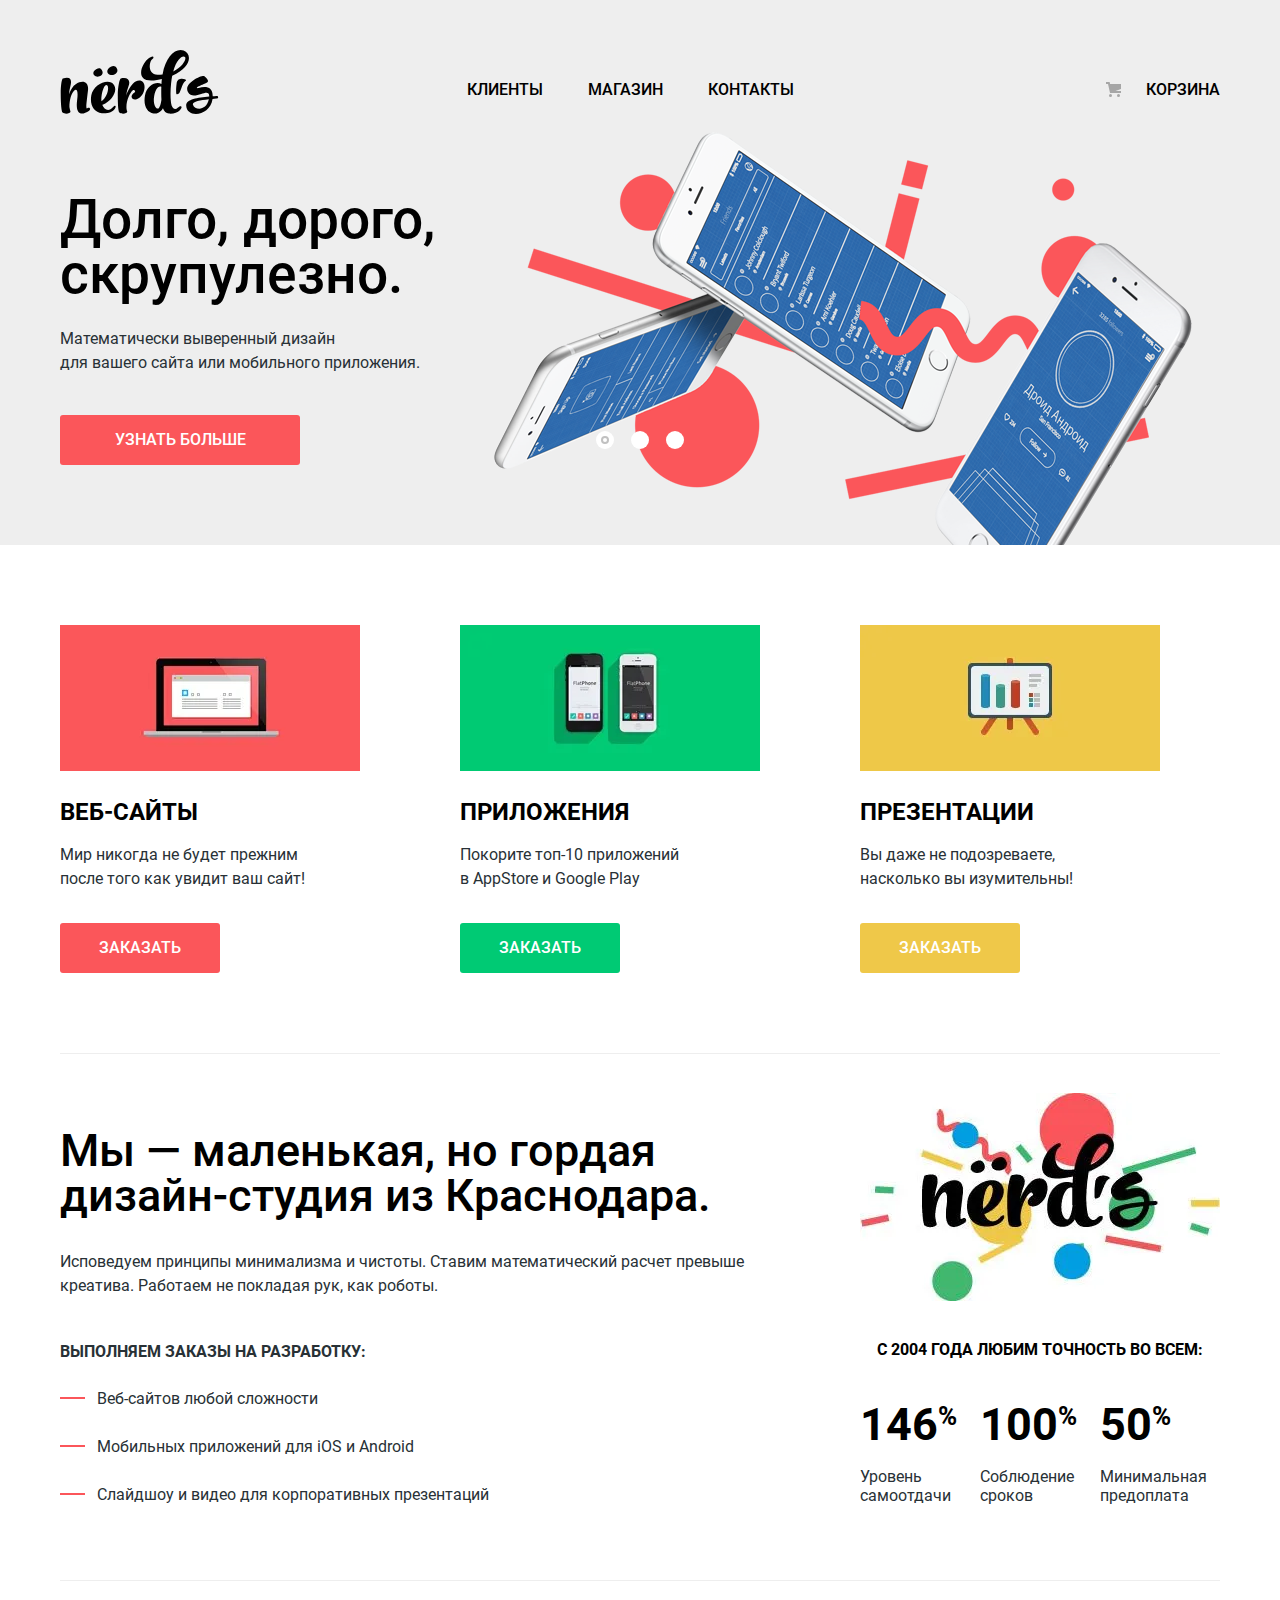
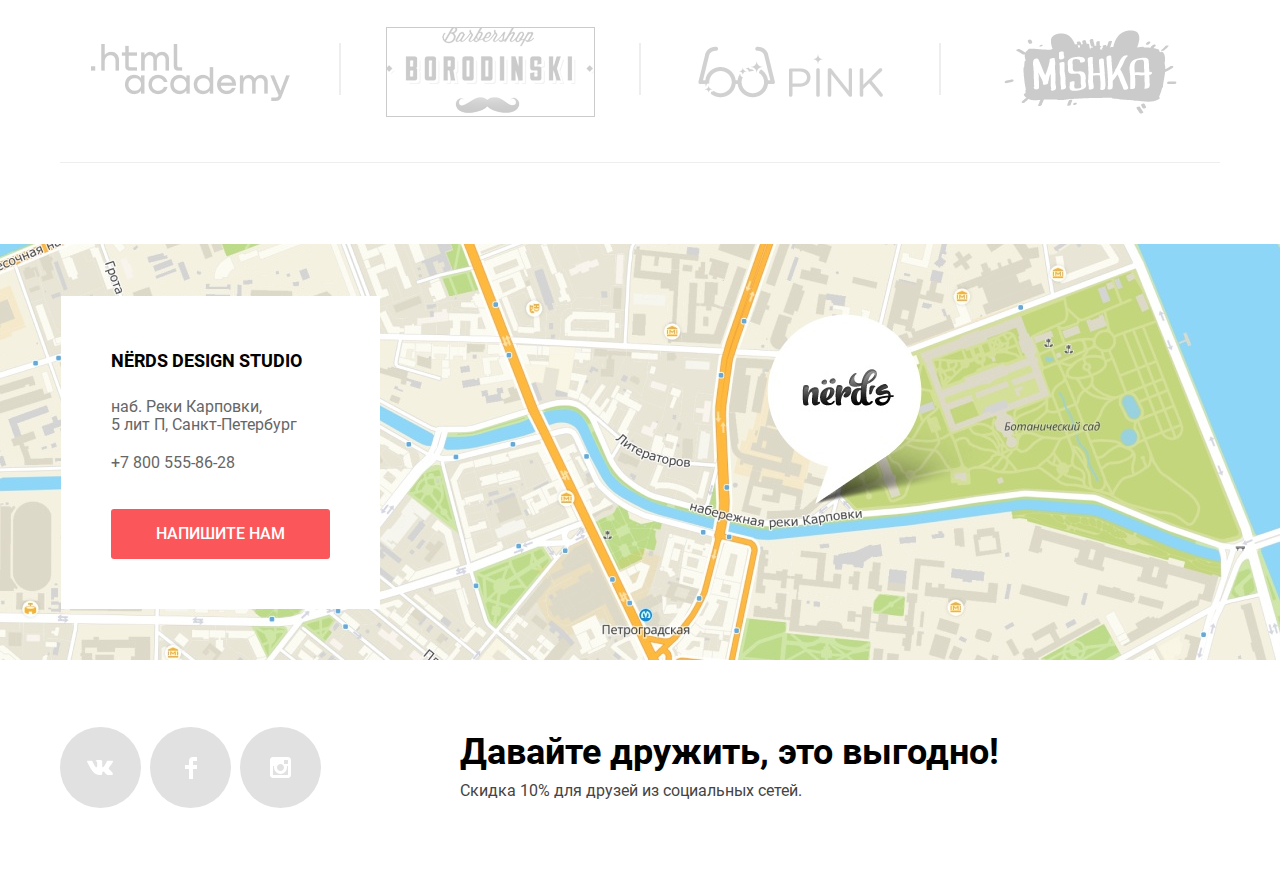
<file: index.html>
<!DOCTYPE html>
<html lang="ru">
  <head>
    <meta charset="utf-8">
    <meta name="viewport" content="width=device-width, initial-scale=1.0">
    <title>Нердс Дизайн студия</title>
    <link rel="stylesheet" href="css/normalize.css">
    <link rel="stylesheet" href="css/style.min.css">
    <link rel="icon" href="favicon.ico">
    <link rel="icon" href="images/favicon/favicon.svg" type="image/svg+xml">
    <link rel="apple-touch-icon" href="images/favicon/180.png">
    <link rel="manifest" href="nerds.webmanifest">
  </head>
  <body>
    <header class="page-header">
      <div class="wrapper">
        <nav class="page-header__nav main-nav">
          <a class="page-header__logo-link">
            <img class="page-header__logo-img" src="images/nerds-logo.svg" width="159" height="65" alt="Nerds">
          </a>
          <ul class="main-nav__list">
            <ui></ui>
            <!-- <li class="main-nav__item">
              <a class="main-nav__link current-nav">Студия</a>
            </li> -->
            <li class="main-nav__item">
              <a class="main-nav__link" href="blank.html">Клиенты</a>
            </li>
            <li class="main-nav__item">
              <a class="main-nav__link" href="catalog.html">Магазин</a>
            </li>
            <li class="main-nav__item">
              <a class="main-nav__link" href="blank.html">Контакты</a>
            </li>
          </ul>

          <ul class="user-nav__list">
            <li class="user-nav__item">
              <a class="user-nav__link" href="blank.html">Корзина</a>
            </li>
          </ul>
        </nav>
      </div>
    </header>

    <main class="page-main">
      <h1 class="page-main__header visually-hidden">Дизайн-студия зи Краснодара</h1>
      <section class="intro">
        <div class="wrapper">
          <h2 class="intro__header visually-hidden">Слайдер</h2>
          <div class="intro__wrapper slider">
            <div class="intro__list slider__list">
              <div class="intro__item slider__item slider__item--current">
                <div class="intro__item-wrapper">
                  <p class="intro__title header-color">Долго, дорого,<br> скрупулезно.</p>
                  <p class="intro__text">Математически выверенный дизайн<br> для вашего сайта или мобильного приложения.</p>
                  <a class="intro__link button" href="blank.html">Узнать больше</a>
                </div>
                <figure class="intro__image">
                  <img class="intro__img" src="images/slide-one@1x.png" width="760" height="431" alt="">
                </figure>
              </div>
              <div class="intro__item slider__item">
                <div class="intro__item-wrapper">
                  <p class="intro__title header-color">Любим математику<br> как никто другой</p>
                  <p class="intro__text">Никакого креатива, только математические формулы<br> для расчета идеальных пропорций.</p>
                  <a class="intro__link button" href="blank.html">Узнать больше</a>
                </div>
                <figure class="intro__image">
                  <img class="intro__img" src="images/slide-two@1x.png" width="760" height="431" alt="">
                </figure>
              </div>
              <div class="intro__item slider__item">
                <div class="intro__item-wrapper">
                  <p class="intro__title header-color">Только ночь,<br> только хардкор.</p>
                  <p class="intro__text">Работать днем, как все? Мы против этого.<br> Ближе к полуночи работа только начинается.</p>
                  <a class="intro__link button" href="blank.html">Узнать больше</a>
                </div>
                <figure class="intro__image">
                  <img class="intro__img" src="images/slide-three@1x.png" width="760" height="431" alt="">
                </figure>
              </div>
            </div>
            <div class="intro__toggles slider__toggles">
              <button class="intro__toggle intro__toggle--current slider__toggle" type="button">
                <span class="visually-hidden">Первый слайд</span>
              </button>
              <button class="intro__toggle slider__toggle" type="button">
                <span class="visually-hidden">Второй слайд</span>
              </button>
              <button class="intro__toggle slider__toggle" type="button">
                <span class="visually-hidden">Третий слайд</span>
              </button>
            </div>
          </div>
        </div>
      </section>
      <div class="wrapper">
        <section class="services">
          <h2 class="services__header visually-hidden">Блок с услугами</h2>
          <ul class="services__list">
            <li class="services__item services__item--mdfElemOne">
              <h3 class="services__title header-color">Веб-сайты</h3>
              <p class="services__text">Мир никогда не будет прежним<br> после того как увидит ваш сайт!</p>
              <button class="services__link button" type="button">Заказать</button>
            </li>
            <li class="services__item services__item--mdfElemTwo">
              <h3 class="services__title header-color">Приложения</h3>
              <p class="services__text">Покорите топ-10 приложений<br> в&#160;AppStore и Google Play</p>
              <button class="services__link services__link--mdfElmTwo button" type="button">Заказать</button>
            </li>
            <li class="services__item services__item--mdfElemThree">
              <h3 class="services__title header-color">Презентации</h3>
              <p class="services__text">Вы даже не подозреваете,<br> насколько вы изумительны!</p>
              <button class="services__link services__link--mdfElmThree button" type="button">Заказать</button>
            </li>
          </ul>
        </section>

        <div class="index-columns">
          <section class="about">
            <h2 class="about__header visually-hidden">Блок о нас</h2>
            <p class="about__title header-color">Мы — маленькая, но гордая дизайн-студия из Краснодара.</p>
            <p class="about__text">Исповедуем принципы минимализма и чистоты. Ставим математический расчет превыше креатива. Работаем не покладая рук, как роботы.</p>
            <p class="about__text about__text--title"><b>Выполняем заказы на разработку:</b></p>
            <ul class="about__list">
              <li class="about__item">
                <p class="about__item-text">Веб-сайтов любой сложности</p>
              </li>
              <li class="about__item">
                <p class="about__item-text">Мобильных приложений для iOS и Android</p>
              </li>
              <li class="about__item">
                <p class="about__item-text">Слайдшоу и видео для корпоративных презентаций</p>
              </li>
            </ul>
          </section>

          <section class="advantages">
            <h2 class="advantages__header visually-hidden">Блок с преимуществами</h2>
            <p class="advantages__slogan header-color"><b>с 2004 года Любим точность во всем:</b></p>
            <dl class="advantages__list">
              <div class="advantages__item">
                <dt class="advantages__title">Уровень<br> самоотдачи</dt>
                <dd class="advantages__numbers">146<sup>%</sup></dd>
              </div>
              <div class="advantages__item">
                <dt class="advantages__title">Соблюдение<br> сроков</dt>
                <dd class="advantages__numbers">100<sup>%</sup></dd>
              </div>
              <div class="advantages__item">
                <dt class="advantages__title">Минимальная<br> предоплата</dt>
                <dd class="advantages__numbers">50<sup>%</sup></dd>
              </div>
            </dl>
          </section>
        </div>

        <section class="customers">
          <h2 class="customers__header visually-hidden">Блок с клиентами</h2>
          <ul class="customers__list">
            <li class="customers__item customers__item--mdfElem">
              <a class="customers__link" href="blank.html">
                <img src="images/htmlacademy@1x.png" width="199" height="57" alt="Логотип онлайн-курсов htmlacademy">
              </a>
            </li>
            <li class="customers__item customers__item--mdfElem">
              <a class="customers__link" href="blank.html">
                <img src="images/borodinski@1x.png" width="209" height="90" alt="Логотип салона красоты barbershop borodinski">
              </a>
            </li>
            <li class="customers__item customers__item--mdfElem">
              <a class="customers__link" href="blank.html">
                <img src="images/pink@1x.png" width="185" height="52" alt="Логотип лендинга pink">
              </a>
            </li>
            <li class="customers__item">
              <a class="customers__link" href="blank.html">
                <img src="images/mishka@1x.png" width="173" height="84" alt="Логотип интернет-магазин игрушек mishka">
              </a>
            </li>
          </ul>
        </section>
      </div>
    </main>

    <footer class="page-footer">
      <section class="contacts">
        <h2 class="contacts__header visually-hidden">Мы ждем вас</h2>
        <div class="contacts__wrapper">
          <h3 class="contacts__title header-color">Nёrds design studio</h3>
          <p class="contacts__address">наб. Реки Карповки,<br> 5 лит П, Санкт-Петербург</p>
          <a class="contacts__tel" href="tel:+78005558628">+7 800 555-86-28</a>
          <a class="contacts__link button" href="blank.html">Напишите нам</a>
        </div>
        <div class="contacts__map-wrapper">
          <iframe class="maps__active-map" src="https://www.google.com/maps/embed?pb=!1m14!1m8!1m3!1d7987.290429285352!2d30.3174089!3d59.968266!3m2!1i1024!2i768!4f13.1!3m3!1m2!1s0x0%3A0x5f2ac55f567b2400!2sHTML%20Academy!5e0!3m2!1sru!2sru!4v1636065318079!5m2!1sru!2sru" style="border: 0; width: 100%; height: 100%;" title="Офис компании по адресу наб. Реки Карповки, 5 лит П, Санкт-Петербург"  allowfullscreen="true" loading="lazy"></iframe>
        </div>
      </section>
      <div class="footer__column wrapper">
        <div class="social">
          <ul class="social__list">
            <li class="social__item">
              <a class="social__link" href="blank.html" target="_blank" aria-label="В контакте">
                <svg aria-hidden="true" focusable="false" width="27" height="15" viewBox="0 0 27 15" xmlns="http://www.w3.org/2000/svg">
                  <path d="M16.138 11.51c.956-.309 2.18 2.04 3.483 2.939.978.681 1.727.534 1.727.534l3.473-.05s1.815-.112.957-1.554c-.071-.12-.503-1.069-2.585-3.022-2.177-2.043-1.882-1.712.739-5.244 1.597-2.153 2.236-3.468 2.036-4.028-.192-.539-1.365-.399-1.365-.399L20.69.713c-.381.001-.704.119-.851.515-.003.004-.621 1.666-1.445 3.079-1.741 2.989-2.436 3.148-2.724 2.961-.661-.433-.494-1.737-.494-2.664 0-2.897.432-4.105-.846-4.417-.427-.104-.739-.172-1.828-.182-1.392-.021-2.574 0-3.244.329-.445.223-.786.712-.579.74.26.035.843.16 1.155.586.401.552.389 1.789.389 1.789s.229 3.411-.54 3.834c-.528.29-1.25-.302-2.803-3.016-.793-1.388-1.392-2.922-1.392-2.922s-.116-.285-.326-.441c-.25-.185-.6-.244-.6-.244L.848.684S.29.7.085.946c-.182.218-.015.668-.015.668s2.909 6.881 6.203 10.347c3.02 3.182 6.452 2.971 6.452 2.971h1.555s.469-.054.709-.312c.224-.24.214-.691.214-.691s-.031-2.109.935-2.419Z"/>
                </svg>
              </a>
            </li>
            <li class="social__item">
              <a class="social__link" href="blank.html" target="_blank" aria-label="Фейсбук">
                <svg aria-hidden="true" focusable="false" width="12" height="22" viewBox="0 0 12 22" xmlns="http://www.w3.org/2000/svg">
                  <path d="M12 4V0H8a4 4 0 0 0-4 4v4H0v4h4v10h4V12h4V8H8V4h4Z"/>
                </svg>
              </a>
            </li>
            <li class="social__item">
              <a class="social__link" href="blank.html" target="_blank" aria-label="Инстаграм">
                <svg aria-hidden="true" focusable="false" width="21" height="21" viewBox="0 0 21 21" xmlns="http://www.w3.org/2000/svg">
                  <path fill-rule="evenodd" clip-rule="evenodd" d="M3 0h15c1.65 0 3 1.35 3 3v15c0 1.65-1.35 3-3 3H3c-1.65 0-3-1.35-3-3V3c0-1.65 1.35-3 3-3Zm11 10.5C14 8.57 12.43 7 10.5 7S7 8.57 7 10.5 8.57 14 10.5 14s3.5-1.57 3.5-3.5ZM3 18V9h1.181c-.118.491-.18.995-.181 1.5a6.5 6.5 0 1 0 13 0 6.451 6.451 0 0 0-.181-1.5H18v9H3ZM14 7h4V3h-4v4Z"/>
                </svg>
              </a>
            </li>
          </ul>
        </div>
        <div class="footer__text-wrapper">
          <p class="footer__slogan header-color">Давайте дружить, это выгодно!</p>
          <p class="footer__text">Скидка 10% для друзей из социальных сетей.</p>
        </div>
      </div>
    </footer>

    <section class="modal-feedback modal-hidden">
      <h2 class="modal-feedback__header header-color">Напишите нам</h2>
      <form class="modal-feedback__form" action="https://echo.htmlacademy.ru" method="post">
        <p class="modal-feedback__wrapper modal-feedback__wrapper--mdfElemOne">
          <label for="user-name-id">Ваше имя:</label>
          <input id="user-name-id" class="modal-feedback__item" type="text" name="user-name" placeholder="Имя Фамилия">
        </p>
        <p class="modal-feedback__wrapper modal-feedback__wrapper--mdfElemTwo">
          <label for="user-email-id">Ваш email:</label>
          <input id="user-email-id" class="modal-feedback__item" type="email" name="user-email" placeholder="email@example.com ">
        </p>
        <p class="modal-feedback__wrapper modal-feedback__wrapper--mdfElemThree">
          <label for="free-form-id">Текст письма:</label>
          <textarea id="free-form-id" class="modal-feedback__item modal-feedback__item--textarea" name="free-form" cols="5" placeholder="В свободной форме"></textarea>
        </p>
        <button class="modal-feedback__button button" type="submit">Отправить</button>
      </form>
      <button class="modal-feedback__close" type="button">
        <svg role="presentation" aria-hidden="true" focusable="false" width="21" height="21" viewBox="0 0 21 21" xmlns="http://www.w3.org/2000/svg">
          <path d="m13.34 10.509 7.376-7.377c.39-.39.39-1.026 0-1.416L19.301.3a1.003 1.003 0 0 0-1.415 0l-7.377 7.378L3.132.301a1.003 1.003 0 0 0-1.416 0L.301 1.716c-.39.39-.39 1.026 0 1.416l7.377 7.377-7.377 7.377c-.39.39-.39 1.026 0 1.415l1.416 1.415c.39.39 1.026.39 1.416 0l7.377-7.377 7.377 7.377c.39.39 1.026.39 1.415 0l1.415-1.415c.39-.39.39-1.026 0-1.415l-7.378-7.377Z"/>
        </svg>
        <span class="visually-hidden">закрыть</span>
      </button>
    </section>
    <script src="js/popup.min.js"></script>
  </body>
</html>
</file>
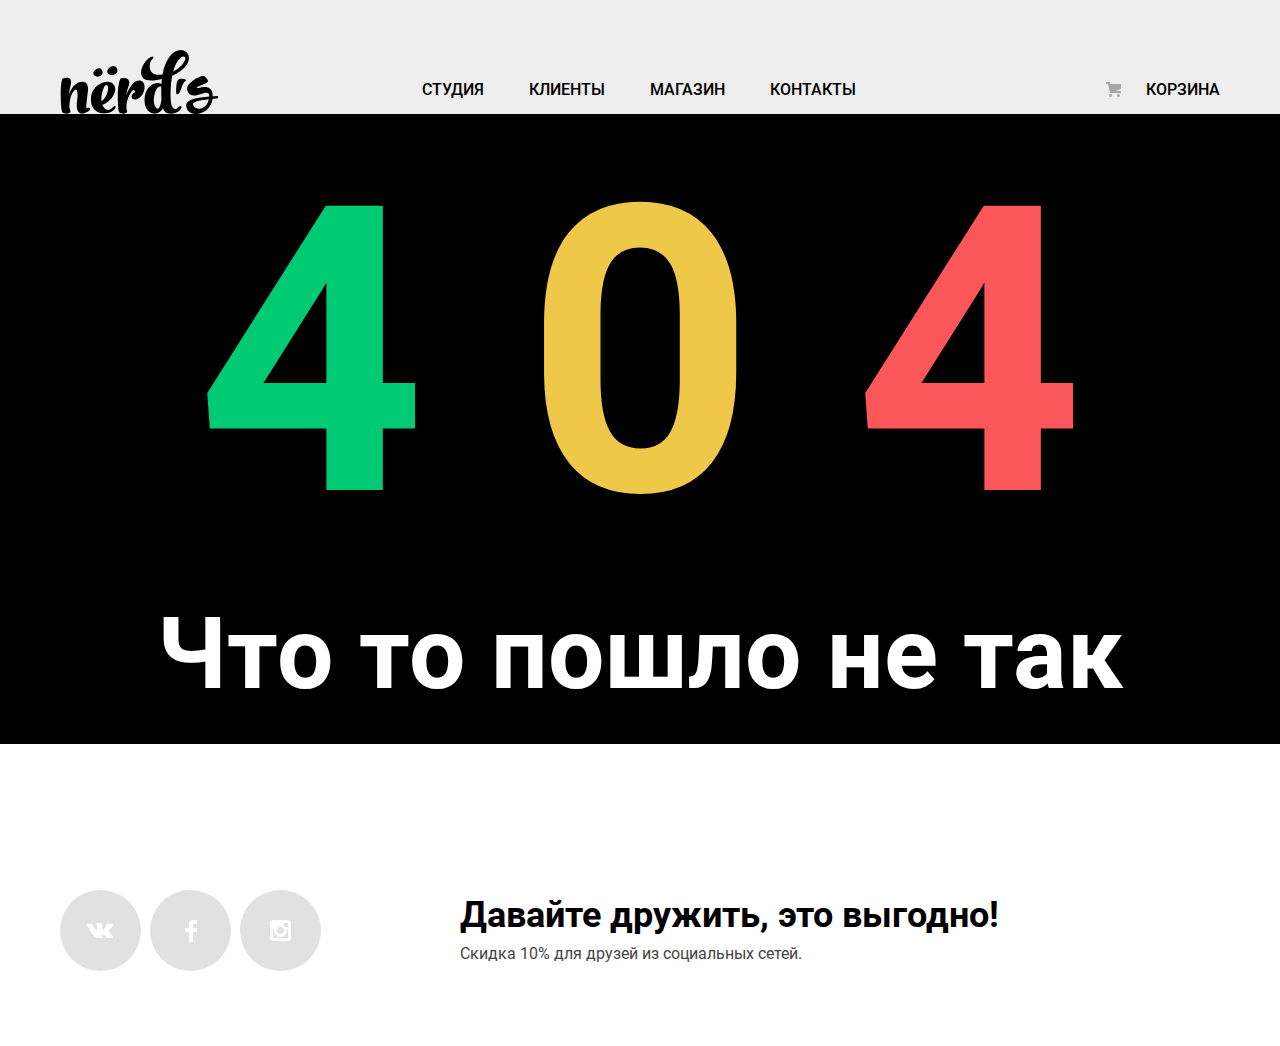
<file: blank.html>
<!DOCTYPE html>
<html lang="ru">
  <head>
    <meta charset="utf-8">
    <meta name="viewport" content="width=device-width, initial-scale=1.0">
    <title>404</title>
    <link rel="stylesheet" href="css/normalize.css">
    <link rel="stylesheet" href="css/style.min.css">
    <link rel="icon" href="favicon.ico">
    <link rel="icon" href="images/favicon/favicon.svg" type="image/svg+xml">
    <link rel="apple-touch-icon" href="images/favicon/180.png">
    <link rel="manifest" href="nerds.webmanifest">
  </head>
  <body>
    <header class="page-header">
      <div class="wrapper">
        <nav class="page-header__nav main-nav">
          <a class="page-header__logo-link">
            <img class="page-header__logo-img" src="images/nerds-logo.svg" width="159" height="65" alt="">
          </a>
          <ul class="main-nav__list">
            <li class="main-nav__item">
              <a class="main-nav__link" href="index.html">Студия</a>
            </li>
            <li class="main-nav__item">
              <a class="main-nav__link" href="#">Клиенты</a>
            </li>
            <li class="main-nav__item">
              <a class="main-nav__link" href="catalog.html">Магазин</a>
            </li>
            <li class="main-nav__item">
              <a class="main-nav__link" href="#">Контакты</a>
            </li>
          </ul>

          <ul class="user-nav__list">
            <li class="user-nav__item">
              <a class="user-nav__link" href="#">Корзина</a>
            </li>
          </ul>
        </nav>
      </div>
    </header>
    <main class="page-blank">
      <div class="wrapper">
        <h1 class="blank__header header-color">
          <span class="blank__text--green">4</span>
          <span class="blank__text--yellow">0</span>
          <span class="blank__text--red">4</span>
        </h1>
        <p class="blank__text">Что то пошло не так</p>
      </div>
    </main>
    <footer class="page-footer page-footer--blank">
      <div class="wrapper">
        <div class="footer__column">
          <div class="social">
            <ul class="social__list">
              <li class="social__item">
                <a class="social__link" href="blank.html" target="_blank" aria-label="В контакте">
                  <svg aria-hidden="true" focusable="false" width="27" height="15" viewBox="0 0 27 15" xmlns="http://www.w3.org/2000/svg">
                    <path d="M16.138 11.51c.956-.309 2.18 2.04 3.483 2.939.978.681 1.727.534 1.727.534l3.473-.05s1.815-.112.957-1.554c-.071-.12-.503-1.069-2.585-3.022-2.177-2.043-1.882-1.712.739-5.244 1.597-2.153 2.236-3.468 2.036-4.028-.192-.539-1.365-.399-1.365-.399L20.69.713c-.381.001-.704.119-.851.515-.003.004-.621 1.666-1.445 3.079-1.741 2.989-2.436 3.148-2.724 2.961-.661-.433-.494-1.737-.494-2.664 0-2.897.432-4.105-.846-4.417-.427-.104-.739-.172-1.828-.182-1.392-.021-2.574 0-3.244.329-.445.223-.786.712-.579.74.26.035.843.16 1.155.586.401.552.389 1.789.389 1.789s.229 3.411-.54 3.834c-.528.29-1.25-.302-2.803-3.016-.793-1.388-1.392-2.922-1.392-2.922s-.116-.285-.326-.441c-.25-.185-.6-.244-.6-.244L.848.684S.29.7.085.946c-.182.218-.015.668-.015.668s2.909 6.881 6.203 10.347c3.02 3.182 6.452 2.971 6.452 2.971h1.555s.469-.054.709-.312c.224-.24.214-.691.214-.691s-.031-2.109.935-2.419Z"/>
                  </svg>
                </a>
              </li>
              <li class="social__item">
                <a class="social__link" href="blank.html" target="_blank" aria-label="Фейсбук">
                  <svg aria-hidden="true" focusable="false" width="12" height="22" viewBox="0 0 12 22" xmlns="http://www.w3.org/2000/svg">
                    <path d="M12 4V0H8a4 4 0 0 0-4 4v4H0v4h4v10h4V12h4V8H8V4h4Z"/>
                  </svg>
                </a>
              </li>
              <li class="social__item">
                <a class="social__link" href="blank.html" target="_blank" aria-label="Инстаграм">
                  <svg aria-hidden="true" focusable="false" width="21" height="21" viewBox="0 0 21 21" xmlns="http://www.w3.org/2000/svg">
                    <path fill-rule="evenodd" clip-rule="evenodd" d="M3 0h15c1.65 0 3 1.35 3 3v15c0 1.65-1.35 3-3 3H3c-1.65 0-3-1.35-3-3V3c0-1.65 1.35-3 3-3Zm11 10.5C14 8.57 12.43 7 10.5 7S7 8.57 7 10.5 8.57 14 10.5 14s3.5-1.57 3.5-3.5ZM3 18V9h1.181c-.118.491-.18.995-.181 1.5a6.5 6.5 0 1 0 13 0 6.451 6.451 0 0 0-.181-1.5H18v9H3ZM14 7h4V3h-4v4Z"/>
                  </svg>
                </a>
              </li>
            </ul>
          </div>
          <div class="footer__text-wrapper">
            <p class="footer__slogan header-color">Давайте дружить, это выгодно!</p>
            <p class="footer__text">Скидка 10% для друзей из социальных сетей.</p>
          </div>
        </div>
      </div>
    </footer>

    <section class="modal-feedback" style="display: none;">
      <h2 class="modal-feedbac__header">Напишите нам</h2>
      <form class="modal-feedbac__form" action="https://echo.htmlacademy.ru" method="post">
        <p class="modal-feedback__wrapper">
          <label for="user-name-id">Ваше имя:</label>
          <input id="user-name-id" type="text" name="user-name" placeholder="Имя Фамилия">
        </p>
        <p class="modal-feedback__wrapper">
          <label for="user-email-id">Ваш email:</label>
          <input id="user-email-id" type="email" name="user-email" placeholder="email@example.com ">
        </p>
        <p class="modal-feedback__wrapper">
          <label for="free-form-id">Текст письма:</label>
          <textarea id="free-form-id" name="free-form" cols="30" rows="10">В свободной форме</textarea>
        </p>
        <button class="modal-feedbac__button" type="submit">Отправить</button>
      </form>
      <button class="modal-feedbac__close" type="button">
        <svg role="presentation" aria-hidden="true" focusable="false" width="21" height="21" viewBox="0 0 21 21" xmlns="http://www.w3.org/2000/svg">
          <path d="m13.34 10.509 7.376-7.377c.39-.39.39-1.026 0-1.416L19.301.3a1.003 1.003 0 0 0-1.415 0l-7.377 7.378L3.132.301a1.003 1.003 0 0 0-1.416 0L.301 1.716c-.39.39-.39 1.026 0 1.416l7.377 7.377-7.377 7.377c-.39.39-.39 1.026 0 1.415l1.416 1.415c.39.39 1.026.39 1.416 0l7.377-7.377 7.377 7.377c.39.39 1.026.39 1.415 0l1.415-1.415c.39-.39.39-1.026 0-1.415l-7.378-7.377Z"/>
        </svg>
        <span>закрыть</span>
      </button>
    </section>
  </body>
  </html>
</file>
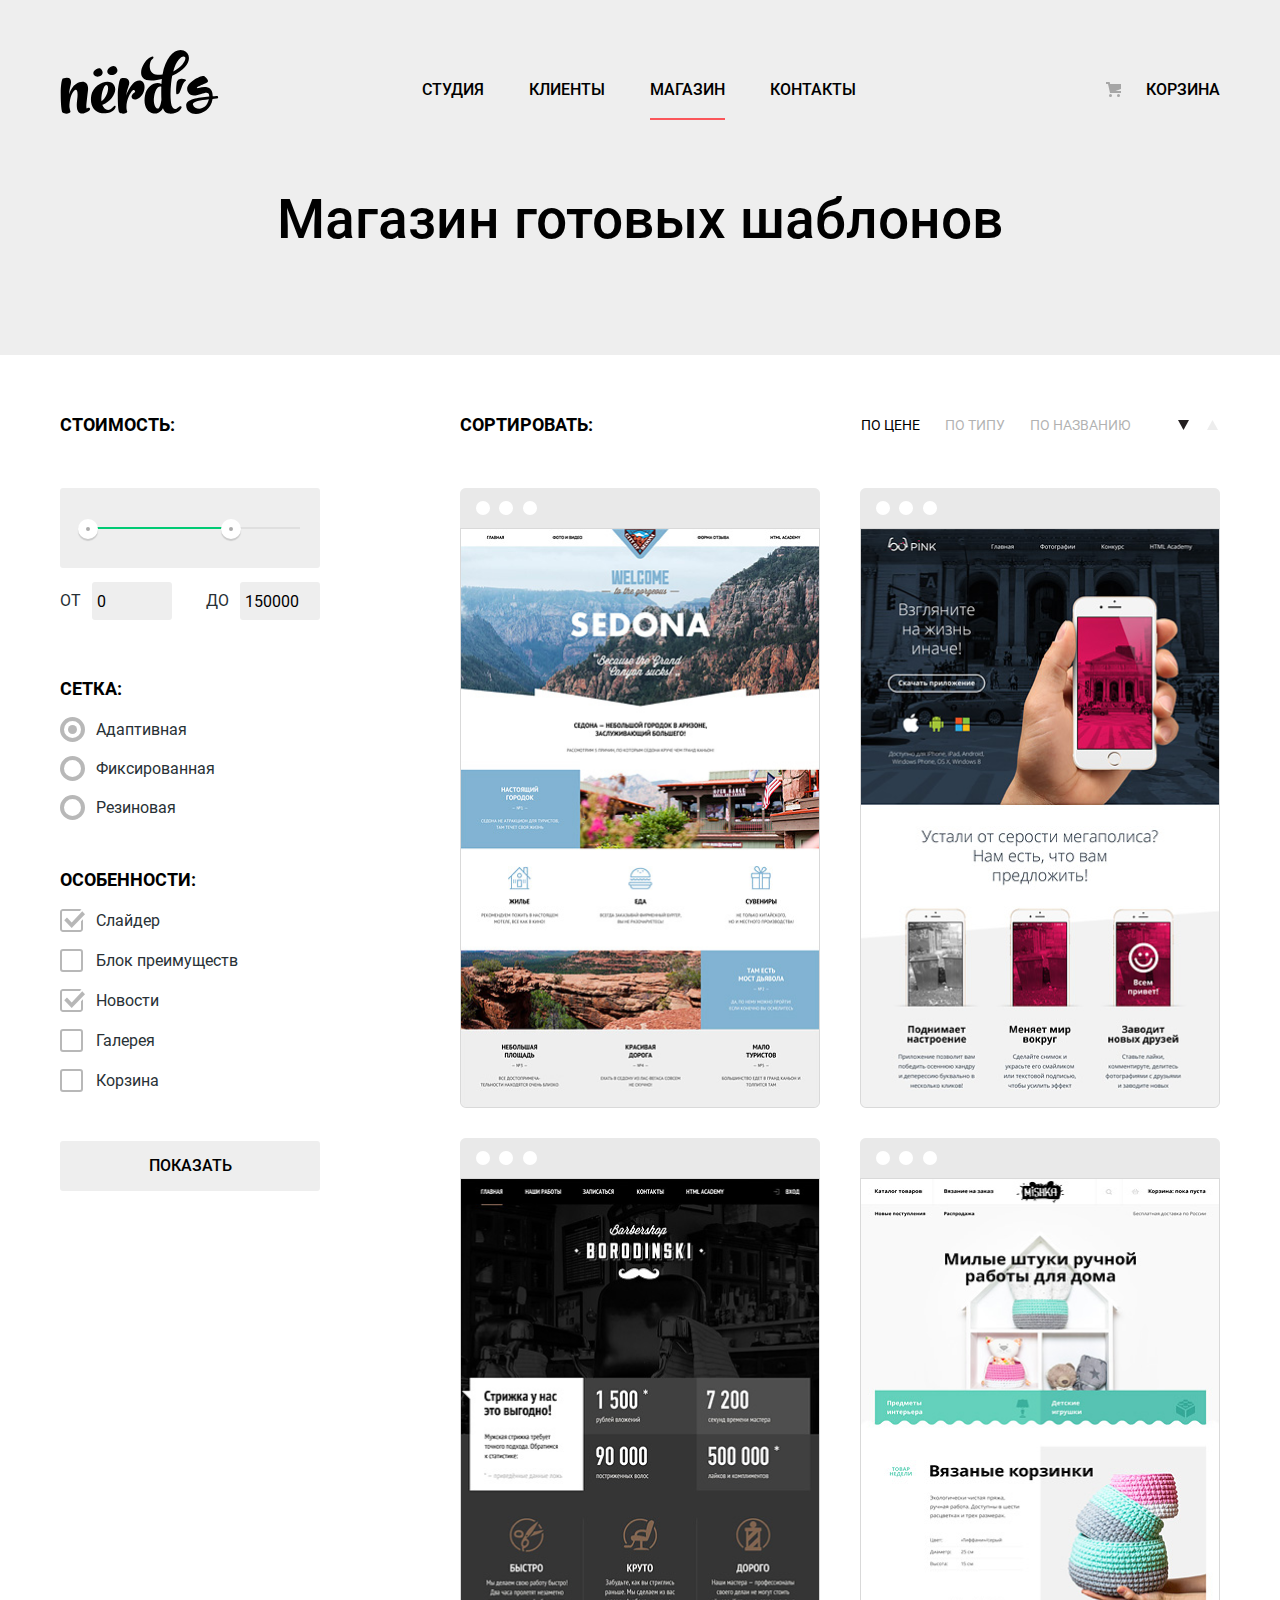
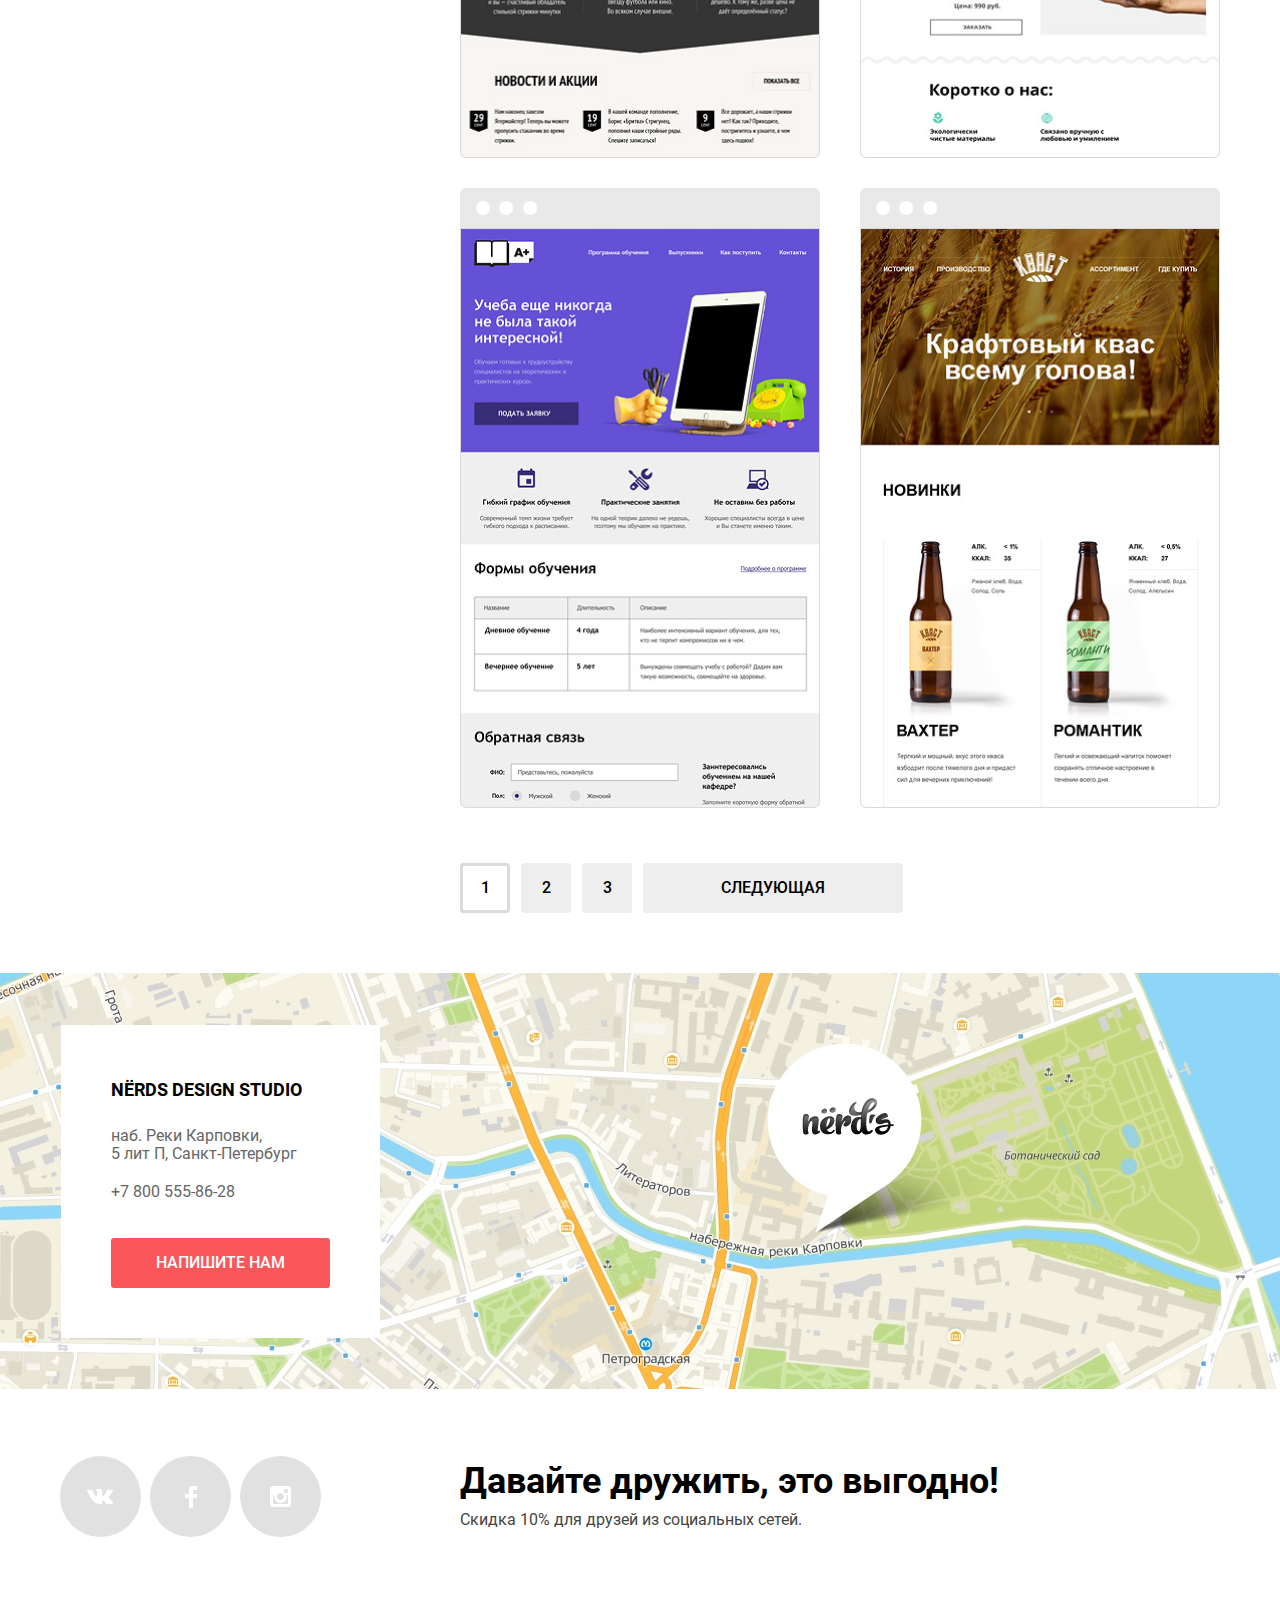
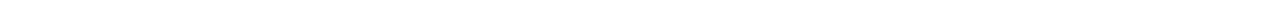
<file: catalog.html>
<!DOCTYPE html>
<html lang="ru">
  <head>
    <meta charset="utf-8">
    <meta name="viewport" content="width=device-width, initial-scale=1.0">
    <title>Нердс Дизайн студия</title>
    <link rel="stylesheet" href="css/normalize.css">
    <link rel="stylesheet" href="css/style.min.css">
    <link rel="icon" href="favicon.ico">
    <link rel="icon" href="images/favicon/favicon.svg" type="image/svg+xml">
    <link rel="apple-touch-icon" href="images/favicon/180.png">
    <link rel="manifest" href="nerds.webmanifest">
  </head>
  <body>
    <header class="page-header">
      <div class="wrapper">
        <nav class="page-header__nav main-nav">
          <a class="page-header__logo-link">
            <img class="page-header__logo-img" src="images/nerds-logo.svg" width="159" height="65" alt="Nerds">
          </a>
          <ul class="main-nav__list">
            <li class="main-nav__item">
              <a class="main-nav__link" href="index.html">Студия</a>
            </li>
            <li class="main-nav__item">
              <a class="main-nav__link" href="blank.html">Клиенты</a>
            </li>
            <li class="main-nav__item">
              <a class="main-nav__link current-nav">Магазин</a>
            </li>
            <li class="main-nav__item">
              <a class="main-nav__link" href="blank.html">Контакты</a>
            </li>
          </ul>

          <ul class="user-nav__list">
            <li class="user-nav__item">
              <a class="user-nav__link" href="blank.html">Корзина</a>
            </li>
          </ul>
        </nav>
      </div>
    </header>

    <main class="page-catalog">
      <div class="wrapper-header">
        <h1 class="page-catalog__header header-color">Магазин готовых шаблонов</h1>
      </div>
      <div class="catalog-column wrapper">
        <section class="catalog-filter">
          <h2 class="catalog-filter__header visually-hidden">Фильтр каталога</h2>
          <form class="catalog-filter__form filter-form" action="https://echo.htmlacademy.ru" method="get">
            <fieldset class="filter-form__price filter-price">
              <legend class="filter-form__title catalog-title">Стоимость:</legend>
              <div class="filter-price__column">
                <div class="filter-price__range-wrapper">
                  <div class="filter-price__ranger" aria-label="Диапазон цен">
                    <div class="filter-price__bar" style="width: 62%; margin-left: 7%;"></div>
                  </div>
                  <span class="filter-price__control filter-price__control--left" tabindex="0" style="left: 7%;" role="button" aria-label="минимальная цена"></span>
                  <span class="filter-price__control filter-price__control--right" tabindex="0" style="left: 62%;" role="button" aria-label="максимальная цена"></span>
                </div>
                <p class="filter-price__number filter-price__number--min">
                  <label for="number-before-id">От</label>
                  <input id="number-before-id" type="number" name="number-before" value="0" readonly>
                </p>
                <p class="filter-price__number filter-price__number--max">
                  <label for="number-after-id">До</label>
                  <input id="number-after-id" type="number" name="number-after" value="150000" readonly>
                </p>
              </div>
            </fieldset>
            <fieldset class="filter-form__grid filter-grid">
              <legend class="filter-grid__title catalog-title">Сетка:</legend>
              <p class="filter-grid__grid-wrapper">
                <input class="filter-grid__radio visually-hidden" id="adaptive-id" type="radio" name="grid-name" value="adaptive" checked>
                <label class="filter-grid__title" for="adaptive-id">Адаптивная</label>
              </p>
              <p class="filter-grid__grid-wrapper">
                <input class="filter-grid__radio visually-hidden" id="fixed-id" type="radio" name="grid-name" value="fixed">
                <label class="filter-grid__title" for="fixed-id">Фиксированная</label>
              </p>
              <p class="filter-grid__grid-wrapper">
                <input class="filter-grid__radio visually-hidden" id="rubber-id" type="radio" name="grid-name" value="rubbery">
                <label class="filter-grid__title" for="rubber-id">Резиновая</label>
              </p>
            </fieldset>
            <fieldset class="filter-form__properties filter-properties">
              <legend class="filter-properties__title catalog-title">Особенности:</legend>
              <p class="filter-properties__wrapper">
                <input class="filter-properties__checkbox visually-hidden" id="slider-name-id" type="checkbox" name="slider" checked>
                <label class="filter-properties__title disabled" for="slider-name-id">Слайдер</label>
              </p>
              <p class="filter-properties__wrapper">
                <input class="filter-properties__checkbox visually-hidden" id="advantages-name-id" type="checkbox" name="advantages">
                <label class="filter-properties__title" for="advantages-name-id">Блок преимуществ</label>
              </p>
              <p class="filter-properties__wrapper">
                <input class="filter-properties__checkbox visually-hidden" id="news-name-id" type="checkbox" name="news" checked>
                <label class="filter-properties__title disabled" for="news-name-id">Новости</label>
              </p>
              <p class="filter-properties__wrapper">
                <input class="filter-properties__checkbox visually-hidden" id="gallery-name-id" type="checkbox" name="gallery">
                <label class="filter-properties__title" for="gallery-name-id">Галерея</label>
              </p>
              <p class="filter-properties__wrapper">
                <input class="filter-properties__checkbox visually-hidden" id="basket-name-id" type="checkbox" name="basket">
                <label class="filter-properties__title" for="basket-name-id">Корзина</label>
              </p>
            </fieldset>
            <button class="filter-form__button button" type="submit">Показать</button>
          </form>
        </section>

        <section class="catalog">
          <h2 class="catalog__heade visually-hidden">Каталог товаров</h2>
          <div class="catalog__sorting-wrapper">
            <p class="catalog__sorting-title catalog-title">Сортировать:</p>
            <ul class="catalog__sorting-list sorting__list">
              <li class="sorting__item">
                <a class="sorting__link sorting__link--current" href="#">По цене</a>
              </li>
              <li class="sorting__item">
                <a class="sorting__link" href="#">По типу</a>
              </li>
              <li class="sorting__item sorting__item--mdfThree">
                <a class="sorting__link" href="#">По названию</a>
              </li>
              <li class="sorting__item sorting__item--mdfFour">
                <a class="sorting__link-triangle sorting__link-triangle--current" href="#">
                  <svg class="sorting__triangle sorting__triangle--up" role="presentation" aria-hidden="true" focusable="false" width="11" height="10" viewBox="0 0 11 10" xmlns="http://www.w3.org/2000/svg">
                    <path d="M5.5 10 0 0h11"/>
                  </svg>
                  <span class="visually-hidden">С начала списка</span>
                </a>
              </li>
              <li class="sorting__item">
                <a class="sorting__link-triangle" href="#">
                  <svg class="sorting__triangle sorting__triangle--down" role="presentation" aria-hidden="true" focusable="false" width="11" height="10" viewBox="0 0 11 10" xmlns="http://www.w3.org/2000/svg">
                    <path d="M5.5 10 0 0h11"/>
                  </svg>
                  <span class="visually-hidden">С конца списка</span>
                </a>
              </li>
            </ul>
          </div>
          <ul class="catalog__product-list product__list">
            <li class="product__item" tabindex="0" aria-label="Карточка товара с демонстрацией сайта Sedona">
              <figure class="product__images">
                <img class="product__img" src="files/maket-sedona@1x.png" width="358" height="578" alt="">
              </figure>
              <div class="product__card-wrapper">
                <h3 class="product__card-title header-color">
                  <a href="#">Sedona</a>
                </h3>
                <p class="product__card-text">Информационный сайт<br> для туристов</p>
                <button class="product__card-button button" type="button" aria-label="Добавить информационный сайт для туристов в корзину">9 900 ₽</button>
              </div>
            </li>
            <li class="product__item" tabindex="0" aria-label="Карточка товара с демонстрацией сайта Pink App">
              <figure class="product__images">
                <img class="product__img" src="files/maket-pink@1x.png" width="358" height="578" alt="">
              </figure>
              <div class="product__card-wrapper">
                <h3 class="product__card-title header-color">
                  <a href="#">Pink App</a>
                </h3>
                <p class="product__card-text">Продуктовый лендинг<br> приложения для iOS и Android</p>
                <button class="product__card-button button" type="button" aria-label="Добавить продуктовый лендинг приложения для iOS и Android в корзину">9 900 ₽</button>
              </div>
            </li>
            <li class="product__item" tabindex="0" aria-label="Карточка товара с демонстрацией сайта Barbershop">
              <figure class="product__images">
                <img class="product__img" src="files/maket-borodinski@1x.png" width="358" height="578" alt="">
              </figure>
              <div class="product__card-wrapper">
                <h3 class="product__card-title header-color">
                  <a href="#">Barbershop</a>
                </h3>
                <p class="product__card-text">Сайт салона красоты.<br> Для мужчин, да.</p>
                <button class="product__card-button button" type="button" aria-label="Добавить сайт салона красоты для мужчин в корзину">9 900 ₽</button>
              </div>
            </li>
            <li class="product__item" tabindex="0" aria-label="Карточка товара с демонстрацией сайта Mishka">
              <figure class="product__images">
                <img class="product__img" src="files/maket-mishka@1x.png" width="358" height="578" alt="">
              </figure>
              <div class="product__card-wrapper">
                <h3 class="product__card-title header-color">
                  <a href="#">Mishka</a>
                </h3>
                <p class="product__card-text">Интернет-магазин<br> вязаных игрушек</p>
                <button class="product__card-button button" type="button" aria-label="Добавить интернет-магазин вязаных игрушек в корзину">9 900 ₽</button>
              </div>
            </li>
            <li class="product__item" tabindex="0" aria-label="Карточка товара с демонстрацией сайта A Plus">
              <figure class="product__images">
                <img class="product__img" src="files/maket-aplus@1x.png" width="358" height="578" alt="">
              </figure>
              <div class="product__card-wrapper">
                <h3 class="product__card-title header-color">
                  <a href="#">A Plus</a>
                </h3>
                <p class="product__card-text">Лендинг курсов повышения<br> квалификации</p>
                <button class="product__card-button button" type="button" aria-label="Добавить лендинг курсов повышения квалификации в корзину">9 900 ₽</button>
              </div>
            </li>
            <li class="product__item" tabindex="0" aria-label="Карточка товара с демонстрацией сайта Квас">
              <figure class="product__images">
                <img class="product__img" src="files/maket-kvass@1x.png" width="358" height="578" alt="">
              </figure>
              <div class="product__card-wrapper">
                <h3 class="product__card-title header-color">
                  <a href="#">Квас</a>
                </h3>
                <p class="product__card-text">Промо-сайт производителя<br> крафтового кваса</p>
                <button class="product__card-button button" type="button" aria-label="Добавить промо-сайт производителя крафтового кваса в корзину">9 900 ₽</button>
              </div>
            </li>
          </ul>
          <ul class="catalog__pagination-list pagination__list">
            <li class="pagination__item">
              <a class="pagination-link pagination-link--current">1</a>
            </li>
            <li class="pagination__item">
              <a class="pagination-link" href="#">2</a>
            </li>
            <li class="pagination__item">
              <a class="pagination-link" href="#">3</a>
            </li>
            <li class="pagination__item">
              <button class="pagination-button button" href="#" aria-label="Следующая страница">Следующая</и>
            </li>
          </ul>
        </section>
      </div>
    </main>

    <footer class="page-footer page-footer--inner">
      <section class="contacts">
        <h2 class="contacts__header visually-hidden">Мы ждем вас</h2>
        <div class="contacts__wrapper">
          <h3 class="contacts__title header-color">Nёrds design studio</h3>
          <p class="contacts__address">наб. Реки Карповки,<br> 5 лит П, Санкт-Петербург</p>
          <a class="contacts__tel" href="tel:+78005558628">+7 800 555-86-28</a>
          <a class="contacts__link button" href="blank.html">Напишите нам</a>
        </div>
        <div class="contacts__map-wrapper">
          <iframe class="maps__active-map" src="https://www.google.com/maps/embed?pb=!1m14!1m8!1m3!1d7987.290429285352!2d30.3174089!3d59.968266!3m2!1i1024!2i768!4f13.1!3m3!1m2!1s0x0%3A0x5f2ac55f567b2400!2sHTML%20Academy!5e0!3m2!1sru!2sru!4v1636065318079!5m2!1sru!2sru" style="border: 0; width: 100%; height: 416px;" title="Офис компании по адресу наб. Реки Карповки, 5 лит П, Санкт-Петербург"  allowfullscreen="true" loading="lazy"></iframe>
        </div>
      </section>
      <div class="footer__column wrapper">
        <div class="social">
          <ul class="social__list">
            <li class="social__item">
              <a class="social__link" href="blank.html" target="_blank" aria-label="В контакте">
                <svg aria-hidden="true" focusable="false" width="27" height="15" viewBox="0 0 27 15" xmlns="http://www.w3.org/2000/svg">
                  <path d="M16.138 11.51c.956-.309 2.18 2.04 3.483 2.939.978.681 1.727.534 1.727.534l3.473-.05s1.815-.112.957-1.554c-.071-.12-.503-1.069-2.585-3.022-2.177-2.043-1.882-1.712.739-5.244 1.597-2.153 2.236-3.468 2.036-4.028-.192-.539-1.365-.399-1.365-.399L20.69.713c-.381.001-.704.119-.851.515-.003.004-.621 1.666-1.445 3.079-1.741 2.989-2.436 3.148-2.724 2.961-.661-.433-.494-1.737-.494-2.664 0-2.897.432-4.105-.846-4.417-.427-.104-.739-.172-1.828-.182-1.392-.021-2.574 0-3.244.329-.445.223-.786.712-.579.74.26.035.843.16 1.155.586.401.552.389 1.789.389 1.789s.229 3.411-.54 3.834c-.528.29-1.25-.302-2.803-3.016-.793-1.388-1.392-2.922-1.392-2.922s-.116-.285-.326-.441c-.25-.185-.6-.244-.6-.244L.848.684S.29.7.085.946c-.182.218-.015.668-.015.668s2.909 6.881 6.203 10.347c3.02 3.182 6.452 2.971 6.452 2.971h1.555s.469-.054.709-.312c.224-.24.214-.691.214-.691s-.031-2.109.935-2.419Z"/>
                </svg>
              </a>
            </li>
            <li class="social__item">
              <a class="social__link" href="blank.html" target="_blank" aria-label="Фейсбук">
                <svg aria-hidden="true" focusable="false" width="12" height="22" viewBox="0 0 12 22" xmlns="http://www.w3.org/2000/svg">
                  <path d="M12 4V0H8a4 4 0 0 0-4 4v4H0v4h4v10h4V12h4V8H8V4h4Z"/>
                </svg>
              </a>
            </li>
            <li class="social__item">
              <a class="social__link" href="blank.html" target="_blank" aria-label="Инстаграм">
                <svg aria-hidden="true" focusable="false" width="21" height="21" viewBox="0 0 21 21" xmlns="http://www.w3.org/2000/svg">
                  <path fill-rule="evenodd" clip-rule="evenodd" d="M3 0h15c1.65 0 3 1.35 3 3v15c0 1.65-1.35 3-3 3H3c-1.65 0-3-1.35-3-3V3c0-1.65 1.35-3 3-3Zm11 10.5C14 8.57 12.43 7 10.5 7S7 8.57 7 10.5 8.57 14 10.5 14s3.5-1.57 3.5-3.5ZM3 18V9h1.181c-.118.491-.18.995-.181 1.5a6.5 6.5 0 1 0 13 0 6.451 6.451 0 0 0-.181-1.5H18v9H3ZM14 7h4V3h-4v4Z"/>
                </svg>
              </a>
            </li>
          </ul>
        </div>
        <div class="footer__text-wrapper">
          <p class="footer__slogan header-color">Давайте дружить, это выгодно!</p>
          <p class="footer__text">Скидка 10% для друзей из социальных сетей.</p>
        </div>
      </div>
    </footer>

    <section class="modal-feedback modal-hidden">
      <h2 class="modal-feedback__header header-color">Напишите нам</h2>
      <form class="modal-feedback__form" action="https://echo.htmlacademy.ru" method="post">
        <p class="modal-feedback__wrapper modal-feedback__wrapper--mdfElemOne">
          <label for="user-name-id">Ваше имя:</label>
          <input id="user-name-id" class="modal-feedback__item" type="text" name="user-name" placeholder="Имя Фамилия">
        </p>
        <p class="modal-feedback__wrapper modal-feedback__wrapper--mdfElemTwo">
          <label for="user-email-id">Ваш email:</label>
          <input id="user-email-id" class="modal-feedback__item" type="email" name="user-email" placeholder="email@example.com ">
        </p>
        <p class="modal-feedback__wrapper modal-feedback__wrapper--mdfElemThree">
          <label for="free-form-id">Текст письма:</label>
          <textarea id="free-form-id" class="modal-feedback__item modal-feedback__item--textarea" name="free-form" cols="5" placeholder="В свободной форме"></textarea>
        </p>
        <button class="modal-feedback__button button" type="submit">Отправить</button>
      </form>
      <button class="modal-feedback__close" type="button">
        <svg role="presentation" aria-hidden="true" focusable="false" width="21" height="21" viewBox="0 0 21 21" xmlns="http://www.w3.org/2000/svg">
          <path d="m13.34 10.509 7.376-7.377c.39-.39.39-1.026 0-1.416L19.301.3a1.003 1.003 0 0 0-1.415 0l-7.377 7.378L3.132.301a1.003 1.003 0 0 0-1.416 0L.301 1.716c-.39.39-.39 1.026 0 1.416l7.377 7.377-7.377 7.377c-.39.39-.39 1.026 0 1.415l1.416 1.415c.39.39 1.026.39 1.416 0l7.377-7.377 7.377 7.377c.39.39 1.026.39 1.415 0l1.415-1.415c.39-.39.39-1.026 0-1.415l-7.378-7.377Z"/>
        </svg>
        <span class="visually-hidden">закрыть</span>
      </button>
    </section>
  </body>
</html>
</file>
<file: css/style.min.css>
@font-face{font-family:"Roboto";src:url(../fonts/roboto.woff2),url(../fonts/roboto.woff);font-weight:400;font-style:normal;font-display:swap}@font-face{font-family:"Roboto";src:url(../fonts/robotomedium.woff2),url(../fonts/robotomedium.woff);font-weight:500;font-style:normal;font-display:swap}@font-face{font-family:"Roboto";src:url(../fonts/robotobold.woff2),url(../fonts/robotobold.woff);font-weight:700;font-style:normal;font-display:swap}:root{--basic-black:#000000;--alpha-black--300:rgba(0, 0, 0, 0.3);--alpha-black--200:rgba(0, 0, 0, 0.25);--alpha-black--160:rgba(0, 0, 0, 0.15);--alpha-black--150:rgba(0, 0, 0, 0.1);--alpha-black--100:rgba(0, 1, 1, 0.1);--basic-white:#ffffff;--alpha-white--300:rgba(255, 255, 255, 0.3);--basic-grey:#a6a6a6;--basic-grey--600:#ababab;--basic-grey--550:#b4b9bb;--basic-grey--500:#c1c1c1;--basic-grey--450:#d5d5d5;--basic-grey--400:#d7dcdf;--basic-grey--350:#dbdbdb;--basic-grey--300:#e1e1e1;--basic-grey--250:#e5e5e5;--basic-grey--200:#dfdfdf;--basic-grey--160:#E9E9E9;--basic-grey--150:#eeeeee;--basic-grey--100:#f2f2f2;--basic-dark:#231f20;--basic-dark--250:#283136;--basic-dark--200:#444444;--basic-dark--150:#4d4d4d;--basic-dark--100:#666666;--alpha-dark-203:rgba(68, 68, 68, 0.5);--alpha-dark--202:rgba(68, 68, 68, 0.4);--alpha-dark--201:rgba(68, 68, 68, 0.12);--basic-green:#00ca74;--basic-green--200:#00aa62;--basic-green--100:#00bc6c;--basic-yellow:#efc849;--basic-yellow--200:#e5a733;--basic-yellow--100:#eab534;--basic-red:#fb565a;--basic-red--200:#d7373b;--basic-red--100:#e74246}html{height:100%}body{display:-ms-grid;display:grid;-ms-grid-rows:-webkit-min-content 1fr -webkit-min-content;-ms-grid-rows:min-content 1fr min-content;grid-template-rows:-webkit-min-content 1fr -webkit-min-content;grid-template-rows:min-content 1fr min-content;-ms-flex-line-pack:start;align-content:start;min-width:1200px;min-height:100%;margin:0;padding:0;font-family:"Roboto","Arial",sans-serif;font-size:16px;line-height:24px;font-weight:400;word-wrap:break-word;color:var(--basic-dark--250);background-color:var(--basic-white)}.visually-hidden:not(:focus):not(:active),input[type=checkbox].visually-hidden,input[type=radio].visually-hidden{position:absolute;width:1px;height:1px;margin:-1px;border:0;padding:0;white-space:nowrap;-webkit-clip-path:inset(100%);clip-path:inset(100%);clip:rect(0 0 0 0);overflow:hidden}img{max-width:100%;height:auto}.header-color{color:var(--basic-black)}.wrapper{width:1160px;margin:0 auto;padding:0 20px}.button{padding:16px 10px;font:inherit;line-height:18px;font-weight:500;text-align:center;color:var(--basic-white);vertical-align:middle;text-transform:uppercase;text-decoration:none;border:0;background-color:var(--basic-red);cursor:pointer;border-radius:3px;-webkit-box-sizing:border-box;box-sizing:border-box}.button:focus,.button:hover{background-color:var(--basic-red--100)}.button:active{color:var(--alpha-white--300);background-color:var(--basic-red--200);-webkit-box-shadow:inset 0 3px 0 var(--alpha-black--100);box-shadow:inset 0 3px 0 var(--alpha-black--100)}.page-header{background-color:var(--basic-grey--150)}.main-nav{display:-ms-grid;display:grid;-ms-grid-columns:159px 45px 1fr 45px -webkit-min-content;-ms-grid-columns:159px 45px 1fr 45px min-content;grid-template-columns:159px 1fr -webkit-min-content;grid-template-columns:159px 1fr min-content;grid-auto-flow:row;-webkit-box-align:start;-ms-flex-align:start;align-items:start;-webkit-column-gap:45px;-moz-column-gap:45px;column-gap:45px;padding-top:49px}.page-header__logo-img{display:block;width:159px;height:65px}.page-header__logo-link:focus img,.page-header__logo-link:hover img{opacity:.7}.page-header__logo-link:active img{opacity:.3}.main-nav__list,.user-nav__list{display:-webkit-box;display:-ms-flexbox;display:flex;padding:21px 0 0;list-style:none}.user-nav__list{margin:0}.main-nav__list{-ms-flex-wrap:wrap;flex-wrap:wrap;margin:0 0 0 158px;-webkit-column-gap:45px;-moz-column-gap:45px;column-gap:45px;row-gap:22px}.main-nav__link,.user-nav__link{display:block;padding-top:5px;padding-bottom:5px;line-height:30px;font-weight:500;color:var(--basic-black);text-transform:uppercase;text-decoration:none}.user-nav__link{position:relative;max-width:80px;padding-left:45px}.user-nav__link::before{content:"";position:absolute;top:12px;left:5px;width:15px;height:15px;background-image:url(../images/icon/icon-shape.svg);background-position:0 0;background-repeat:no-repeat}.main-nav__link:focus,.main-nav__link:hover,.user-nav__link:focus,.user-nav__link:hover{color:var(--basic-red)}.main-nav__link:active,.user-nav__link:active{color:var(--alpha-black--300)}.current-nav{position:relative}.current-nav::after{content:"";position:absolute;bottom:-10px;left:0;width:100%;height:2px;background-color:var(--basic-red)}.intro{margin-bottom:80px;background-color:var(--basic-grey--150)}.intro__wrapper{position:relative;min-height:431px}.intro__item{display:-ms-grid;display:grid;-ms-grid-columns:1fr 40px 1fr 40px 1fr 40px 1fr 40px 1fr 40px 1fr 40px 1fr 40px 1fr 40px 1fr 40px 1fr 40px 1fr 40px 1fr;grid-template-columns:repeat(12,1fr);-webkit-column-gap:40px;-moz-column-gap:40px;column-gap:40px}.intro__item-wrapper{-ms-grid-column-align:start;justify-self:start;-ms-grid-column:1;-ms-grid-column-span:6;grid-column:1/7;-ms-grid-row:1;-ms-grid-row-span:1;grid-row:1/2;padding-top:78px;z-index:5}.intro__title{margin:0 0 25px;font-size:55px;line-height:55px;font-weight:500}.intro__text{margin:0 0 40px;width:430px}.intro__link{display:block;width:240px;margin-bottom:30px}.intro__image{grid-column:5/-1;-ms-grid-row:1;-ms-grid-row-span:1;grid-row:1/2;margin:0}.intro__img{display:block;width:760px;height:431px;-o-object-fit:contain;object-fit:contain}.slider__item{display:none}.slider__item--current{display:-ms-grid;display:grid}.intro__toggle,.intro__toggles{display:-webkit-box;display:-ms-flexbox;display:flex}.intro__toggles{position:absolute;left:50%;bottom:96px;min-width:88px;max-width:220px;-webkit-transform:translateX(-50%);-ms-transform:translateX(-50%);transform:translateX(-50%);z-index:22}.intro__toggle{-webkit-box-pack:center;-ms-flex-pack:center;justify-content:center;-webkit-box-align:center;-ms-flex-align:center;align-items:center;width:18px;height:18px;margin-right:17px;padding:0;background-color:var(--basic-white);border:0;border-radius:50%;cursor:pointer}.intro__toggle:last-child{margin-right:0}.intro__toggle--current::before{content:"";width:4px;height:4px;background-color:var(--basic-white);border:2px solid var(--basic-grey--500);border-radius:50%}.services{padding-bottom:80px;margin-bottom:39px;border-bottom:1px solid var(--basic-grey--150)}.services__list{display:-ms-grid;display:grid;-ms-grid-columns:1fr 40px 1fr 40px 1fr;grid-template-columns:repeat(3,1fr);-webkit-column-gap:40px;-moz-column-gap:40px;column-gap:40px;row-gap:40px;margin:0;padding:0;list-style:none}.services__item{display:-ms-grid;display:grid;-ms-grid-rows:auto 1fr auto;grid-template-rows:auto 1fr auto;-ms-grid-columns:1fr;grid-template-columns:1fr;padding-top:172px;background-size:300px 146px;background-position:0 0;background-repeat:no-repeat;-webkit-box-sizing:border-box;box-sizing:border-box}.services__item--mdfElemOne{background-image:url(../images/service-img-one@1x.webp)}.services__item--mdfElemTwo{background-image:url(../images/service-img-two@1x.webp)}.services__item--mdfElemThree{background-image:url(../images/service-img-three@1x.webp)}.services__title{margin:0 0 16px;font-size:24px;line-height:30px;font-weight:700;text-transform:uppercase}.services__text{margin:0 0 32px}.services__link{-ms-grid-column-align:start;justify-self:start;min-width:160px}.services__link--mdfElmTwo{background-color:var(--basic-green)}.services__link--mdfElmThree{background-color:var(--basic-yellow)}.services__link--mdfElmTwo:focus,.services__link--mdfElmTwo:hover{background-color:var(--basic-green--100)}.services__link--mdfElmThree:focus,.services__link--mdfElmThree:hover{background-color:var(--basic-yellow--100)}.services__link--mdfElmTwo:active{color:var(--alpha-white--300);background-color:var(--basic-green--200)}.services__link--mdfElmThree:active{color:var(--alpha-white--300);background-color:var(--basic-yellow--200)}.index-columns{display:-ms-grid;display:grid;-ms-grid-columns:1fr 40px 1fr 40px 1fr;grid-template-columns:repeat(3,1fr);-webkit-column-gap:40px;-moz-column-gap:40px;column-gap:40px;margin-bottom:73px}.about{-ms-grid-column:1;-ms-grid-column-span:2;grid-column:1/3;padding-top:35px}.about__title{margin:0 0 32px;font-size:45px;line-height:45px;font-weight:500}.about__text{margin:0 0 42px}.about__text--title{margin-bottom:23px;line-height:24px;text-transform:uppercase}.about__list{position:relative;margin:0;padding:0;list-style:none}.about__item{position:relative;padding-left:37px}.about__item::before{content:"";position:absolute;top:10px;left:0;width:25px;height:2px;background-color:var(--basic-red)}.about__item:not(:last-child){margin-bottom:24px}.about__item-text{margin:0}.advantages{position:relative;grid-column:-1/-2;padding-top:245px;background-image:url(../images/advantages-img@1x.webp);background-position:0 0;background-size:360px 208px;background-repeat:no-repeat}.advantages__images{margin:0 0 37px}.advantages__img{display:block}.advantages__slogan{margin:0 0 31px;padding-left:17px;text-transform:uppercase}.advantages__item,.advantages__list{display:-webkit-box;display:-ms-flexbox;display:flex}.advantages__list{-ms-flex-wrap:wrap;flex-wrap:wrap;gap:23px;margin:0;padding:0}.advantages__item{-webkit-box-orient:vertical;-webkit-box-direction:reverse;-ms-flex-direction:column-reverse;flex-direction:column-reverse}.advantages__title{line-height:19px}.advantages__numbers{margin:0 0 10px;font-size:45px;line-height:64px;font-weight:700;color:var(--basic-black)}.advantages__numbers sup{top:-15px;font-size:26px;line-height:40px}.customers{padding-top:41px;padding-bottom:40px;border-top:1px solid var(--basic-grey--150);border-bottom:1px solid var(--basic-grey--150)}.customers__list{display:-ms-grid;display:grid;-ms-grid-columns:1fr 40px 1fr 40px 1fr 40px 1fr;grid-template-columns:repeat(4,1fr);-webkit-column-gap:40px;-moz-column-gap:40px;column-gap:40px;row-gap:40px;margin:0;padding:0;list-style:none}.customers__item{position:relative;display:-webkit-box;display:-ms-flexbox;display:flex;-webkit-box-pack:center;-ms-flex-pack:center;justify-content:center;-webkit-box-align:center;-ms-flex-align:center;align-items:center;height:100px}.customers__item::after{position:absolute;content:"";top:21px;right:-21px;width:2px;height:52px;background-color:var(--basic-grey--150)}.customers__item:nth-child(4n):after{display:none}.customers__link{display:block}.customers__link img{display:block;-o-object-fit:contain;object-fit:contain;opacity:.2}.customers__link:focus img,.customers__link:hover img{opacity:1}.customers__link:active img{opacity:.1}.catalog-column{display:-ms-grid;display:grid;-ms-grid-columns:260px 1fr;grid-template-columns:260px 1fr;-ms-flex-line-pack:start;align-content:start}.wrapper-header{display:-webkit-box;display:-ms-flexbox;display:flex;-webkit-box-pack:center;-ms-flex-pack:center;justify-content:center;margin-bottom:55px;padding-top:78px;padding-bottom:108px;background-color:var(--basic-grey--150)}.page-catalog__header{max-width:60%;margin:0;font-size:55px;line-height:55px;font-weight:500;text-align:center}.catalog-filter{-ms-grid-column:1;-ms-grid-column-span:1;grid-column:1/2}.catalog-title{font-size:18px;line-height:30px;font-weight:700;color:var(--basic-black);text-transform:uppercase}.filter-form__grid,.filter-form__price,.filter-form__properties{padding:0;border:0}.filter-form__price{margin:0 0 54px}.filter-form__title{margin-bottom:48px}.filter-price__column{display:-ms-grid;display:grid;grid-template-columns:repeat(2,minmax(130px,auto));-ms-grid-rows:-webkit-min-content 14px -webkit-min-content;-ms-grid-rows:min-content 14px min-content;grid-template-rows:-webkit-min-content -webkit-min-content;grid-template-rows:min-content min-content;row-gap:14px}.filter-price__range-wrapper{position:relative;-ms-grid-column:1;-ms-grid-column-span:2;grid-column:1/3;-ms-grid-row:1;-ms-grid-row-span:1;grid-row:1/2;min-width:220px;min-height:41px;padding-top:39px;padding-right:20px;padding-left:20px;background-color:var(--basic-grey--150);border-radius:3px}.filter-price__ranger{height:2px;background-color:var(--basic-grey--200)}.filter-price__bar{width:70%;height:2px;background-color:var(--basic-green)}.filter-price__control{position:absolute;top:31px;left:0;display:block;width:4px;height:4px;padding:0;border:8px solid var(--basic-white);background-color:var(--basic-grey--600);border-radius:50%;-webkit-box-shadow:0 2px 1px var(--alpha-black--160);box-shadow:0 2px 1px var(--alpha-black--160);cursor:pointer}.filter-price__control--left{left:18px}.filter-price__control--right{left:160px}.filter-price__number{display:-webkit-box;display:-ms-flexbox;display:flex;-webkit-box-align:center;-ms-flex-align:center;align-items:center;-ms-grid-row:2;-ms-grid-row-span:1;grid-row:2/3;-webkit-column-gap:11px;-moz-column-gap:11px;column-gap:11px;margin:0}.filter-price__number--min{-ms-grid-column:1;-ms-grid-column-span:1;grid-column:1/2;-ms-grid-column-align:start;justify-self:start}.filter-price__number--max{-ms-grid-column:2;-ms-grid-column-span:1;grid-column:2/3;-ms-grid-column-align:end;justify-self:end}.filter-price__number input{width:80px;height:38px;padding-left:5px;padding-right:5px;border-radius:3px;background-color:var(--basic-grey--150);border:0;-webkit-box-sizing:border-box;box-sizing:border-box}.filter-price__number label{line-height:22px;text-transform:uppercase}.filter-form__grid{margin:0 0 28px}.filter-grid__grid-wrapper{margin:0 0 19px;padding-left:36px}.filter-grid__title,.filter-properties__title{position:relative;display:block;cursor:pointer;-webkit-user-select:none;-moz-user-select:none;-ms-user-select:none;user-select:none;margin-bottom:16px}.filter-grid__radio+.filter-grid__title::before,.filter-grid__radio:checked+.filter-grid__title::after{content:"";position:absolute;border-radius:50%;opacity:.4}.filter-grid__radio+.filter-grid__title::before{top:-3px;left:-36px;width:17px;height:17px;border:4px solid var(--basic-dark--150)}.filter-grid__radio:checked+.filter-grid__title::after{top:5px;left:-28px;width:9px;height:9px;background-color:var(--basic-dark--150)}.filter-grid__grid-wrapper label,.filter-properties__wrapper label{line-height:20px}.filter-form__properties{margin:0 0 50px}.filter-properties__wrapper{margin:0 0 20px;padding-left:36px}.filter-properties__checkbox+.filter-properties__title::before,.filter-properties__checkbox:checked+.filter-properties__title::after{content:"";position:absolute;top:-2px;left:-36px;opacity:.4}.filter-properties__checkbox+.filter-properties__title::before{width:19px;height:19px;border:2px solid var(--basic-dark--150);border-radius:3px}.filter-properties__checkbox:checked+.filter-properties__title::before{border-color:transparent}.filter-properties__checkbox:checked+.filter-properties__title::after{width:25px;height:32px;background-image:url(../images/icon/icon-checkbox.svg);background-position:0 0;background-repeat:no-repeat}.filter-grid__radio:focus+.filter-grid__title::after,.filter-grid__radio:focus+.filter-grid__title::before,.filter-grid__radio:hover+.filter-grid__title::after,.filter-grid__radio:hover+.filter-grid__title::before,.filter-properties__checkbox:focus+.filter-properties__title::after,.filter-properties__checkbox:focus+.filter-properties__title::before,.filter-properties__checkbox:hover+.filter-properties__title::after,.filter-properties__checkbox:hover+.filter-properties__title::before{opacity:1}.filter-form__button{min-width:260px;width:100%;margin-top:30px;color:var(--basic-black);background-color:var(--basic-grey--150)}.filter-form__button:focus,.filter-form__button:hover{background-color:var(--basic-grey--200)}.filter-form__button:active{color:var(--alpha-black--300);background-color:var(--basic-grey--450)}.filter-form fieldset:last-of-type{margin-bottom:0}.catalog{display:-ms-grid;display:grid;-ms-grid-rows:-webkit-min-content 1fr -webkit-min-content;-ms-grid-rows:min-content 1fr min-content;grid-template-rows:-webkit-min-content 1fr -webkit-min-content;grid-template-rows:min-content 1fr min-content;-ms-grid-column:2;-ms-grid-column-span:2;grid-column:2/4;margin-left:140px}.catalog__sorting-wrapper,.sorting__list{display:-webkit-box;display:-ms-flexbox;display:flex}.catalog__sorting-wrapper{margin-bottom:48px}.catalog__sorting-title{margin:0 100px 0 0}.catalog__sorting-list{margin:0;padding:0;list-style:none}.sorting__list{-ms-flex-wrap:wrap;flex-wrap:wrap;-webkit-box-align:center;-ms-flex-align:center;align-items:center;margin-left:auto;margin-right:2px}.sorting__item{margin-right:25px}.sorting__item--mdfThree{margin-right:47px}.sorting__item--mdfFour{margin-right:18px}.sorting__item:last-child{margin-right:0}.sorting__link{font-size:14px;line-height:18px;text-align:center;color:var(--basic-black);text-transform:uppercase;text-decoration:none;opacity:.3}.sorting__link:focus,.sorting__link:hover{opacity:.6}.sorting__link-triangle path{fill:var(--basic-grey);opacity:.2}.sorting__link--current,.sorting__link-triangle:focus path,.sorting__link-triangle:hover path,.sorting__link:active{opacity:1}.sorting__link-triangle--current path,.sorting__link-triangle:active path{fill:var(--basic-dark);opacity:1}.sorting__triangle--down{-webkit-transform:rotate(180deg);-ms-transform:rotate(180deg);transform:rotate(180deg)}.catalog__product-list{margin:0 0 55px;padding:0;list-style:none}.product__list{display:-ms-grid;display:grid;-ms-grid-columns:1fr 40px 1fr;grid-template-columns:1fr 1fr;-webkit-column-gap:40px;-moz-column-gap:40px;column-gap:40px;row-gap:30px}.product__item{position:relative;display:-ms-grid;display:grid;min-width:360px;min-height:620px;padding-top:40px;background-color:var(--basic-grey--100);border-radius:6px;-webkit-box-sizing:border-box;box-sizing:border-box}.product__item::before{content:"";position:absolute;top:0;left:0;width:100%;height:40px;background-color:var(--basic-grey--160);border-radius:6px 6px 0 0}.product__item::after{content:"";position:absolute;top:13px;left:16px;height:14px;width:14px;background-color:#fff;border-radius:50px;-webkit-box-shadow:23px 0 0 #fff,47px 0 0 #fff;box-shadow:23px 0 0 #fff,47px 0 0 #fff}.product__item:focus,.product__item:hover{-webkit-filter:drop-shadow(0 6px 15px var(--alpha-black--200));filter:drop-shadow(0 6px 15px var(--alpha-black--200))}.product__item:focus::before,.product__item:hover::before{background-color:var(--basic-dark--150)}.product__card-wrapper,.product__images,.product__img{border-radius:0 0 6px 6px}.product__images{position:relative;display:block;margin:0;padding:0;border:1px solid var(--alpha-black--100);-webkit-box-sizing:border-box;box-sizing:border-box}.product__item:active .product__images,.product__item:focus .product__images,.product__item:hover .product__images{border-top-color:var(--basic-dark--150)}.product__img{position:absolute;top:0;left:0;display:block;width:100%;height:100%;-o-object-fit:cover;object-fit:cover}.product__card-wrapper{position:absolute;bottom:0;display:-ms-grid;display:grid;-ms-grid-rows:-webkit-min-content 1fr -webkit-min-content;-ms-grid-rows:min-content 1fr min-content;-ms-grid-columns:1fr;grid-template:-webkit-min-content 1fr -webkit-min-content/1fr;grid-template:min-content 1fr min-content/1fr;grid-auto-flow:row;width:100%;min-height:231px;padding:26px 25px 44px;text-align:center;background-color:var(--basic-grey--100);z-index:1;-webkit-box-sizing:border-box;box-sizing:border-box;visibility:hidden}.product__card-title{margin:0 0 12px;font-size:18px;line-height:30px;text-transform:uppercase}.product__card-title a{color:var(--basic-black);text-decoration:none}.product__card-title:focus a,.product__card-title:hover a{color:var(--basic-red--100)}.product__card-title:active a{color:var(--alpha-black--300)}.product__card-text{margin:0 0 33px;line-height:18px;color:var(--basic-dark--100)}.product__card-button{-ms-grid-column-align:center;justify-self:center;width:200px}.product__card-button:active{color:var(--basic-white)}.product__item:focus-within .product__card-wrapper,.product__item:hover .product__card-wrapper{visibility:visible}.catalog__pagination-list{margin:0;padding:0;list-style:none}.pagination__list{display:-webkit-box;display:-ms-flexbox;display:flex;-webkit-column-gap:11px;-moz-column-gap:11px;column-gap:11px}.pagination-button,.pagination-link{color:var(--basic-black);background-color:var(--basic-grey--150)}.pagination-link{display:-webkit-box;display:-ms-flexbox;display:flex;-webkit-box-pack:center;-ms-flex-pack:center;justify-content:center;-webkit-box-align:center;-ms-flex-align:center;align-items:center;width:50px;height:50px;line-height:18px;font-weight:500;text-transform:uppercase;text-decoration:none;border-radius:3px;-webkit-box-sizing:border-box;box-sizing:border-box}.pagination-button{width:260px}.pagination-button:focus,.pagination-button:hover,.pagination-link:focus,.pagination-link:hover{background-color:var(--basic-grey--200)}.pagination-button:active,.pagination-link:active{color:var(--alpha-black--300);background-color:var(--basic-grey--450);-webkit-box-shadow:inset 0 3px 0 var(--alpha-black--100);box-shadow:inset 0 3px 0 var(--alpha-black--100)}.pagination-link--current{background-color:var(--basic-white);border:3px solid var(--basic-grey--350)}.pagination-link--current:active,.pagination-link--current:focus,.pagination-link--current:hover{color:var(--basic-black);background-color:var(--basic-white);cursor:default;-webkit-box-shadow:none;box-shadow:none}.page-blank{padding-top:40px;padding-bottom:40px;background-color:var(--basic-black)}.blank__header{margin:0 0 50px;font-size:400px;line-height:400px;font-weight:700;text-align:center}.blank__text--green{color:var(--basic-green)}.blank__text--yellow{color:var(--basic-yellow)}.blank__text--red{color:var(--basic-red)}.blank__text{margin:0;font-size:100px;line-height:100px;font-weight:700;text-align:center;color:var(--basic-white)}.page-footer{margin-top:81px;padding-bottom:75px}.page-footer--inner{margin-top:60px}.page-footer--blank{padding-top:65px}.contacts{display:-ms-grid;display:grid;-ms-grid-rows:1fr;-ms-grid-columns:1fr 319px 840px 1fr;grid-template:1fr/1fr 319px 840px 1fr;min-height:416px;margin-bottom:67px}.contacts__wrapper{display:-ms-grid;display:grid;grid-template-rows:repeat(4,-webkit-min-content);grid-template-rows:repeat(4,min-content);-ms-grid-columns:1fr;grid-template-columns:1fr;-ms-grid-column:2;-ms-grid-column-span:1;grid-column:2/3;-ms-grid-row:1;-ms-grid-row-span:1;grid-row:1/2;-ms-grid-row-align:center;align-self:center;width:319px;margin:20px 0;padding:50px;line-height:18px;color:var(--basic-dark--100);background-color:var(--basic-white);-webkit-box-sizing:border-box;box-sizing:border-box;z-index:3}.contacts__title{margin:0 0 22px;font-size:18px;line-height:30px;text-transform:uppercase}.contacts__address{margin:0 0 20px}.contacts__tel{margin-bottom:37px;color:inherit;text-decoration:none}.contacts__link{min-width:219px;max-width:100%}.contacts__map-wrapper{-ms-grid-column:1;-ms-grid-column-span:4;grid-column:1/5;-ms-grid-row:1;-ms-grid-row-span:1;grid-row:1/2;width:100%;min-height:416px;background-image:url(../images/map@1x.jpg);background-size:cover;background-position:top center;background-repeat:no-repeat}.maps__active-map{display:block;width:100%;height:100%}.footer__column{display:-ms-grid;display:grid;-ms-grid-columns:1fr 40px 1fr 40px 1fr;grid-template-columns:repeat(3,1fr);-webkit-box-align:center;-ms-flex-align:center;align-items:center;-webkit-column-gap:40px;-moz-column-gap:40px;column-gap:40px}.social{-ms-grid-column:1;-ms-grid-column-span:1;grid-column:1/2}.social__link,.social__list{display:-webkit-box;display:-ms-flexbox;display:flex}.social__list{-ms-flex-wrap:wrap;flex-wrap:wrap;gap:9px;margin:0;padding:0;list-style:none}.social__link{-webkit-box-align:center;-ms-flex-align:center;align-items:center;-webkit-box-pack:center;-ms-flex-pack:center;justify-content:center;width:81px;height:81px;text-align:center;background-color:var(--basic-grey--300);border-radius:50%}.social__link svg{fill:var(--basic-white)}.social__link:focus,.social__link:hover{background-color:var(--basic-red--100)}.social__link:active{background-color:var(--basic-red--200);-webkit-box-shadow:inset 0 3px 0 var(--alpha-black--100);box-shadow:inset 0 3px 0 var(--alpha-black--100)}.social__link:active svg{fill:var(--alpha-white--300)}.footer__text-wrapper{-ms-grid-column:2;-ms-grid-column-span:2;grid-column:2/4}.footer__slogan{margin:0 0 10px;font-size:36px;line-height:36px;font-weight:700}.footer__text{margin:0 0 10px;line-height:22px;color:var(--basic-dark--200)}.footer__text-wrapper :last-child{margin-bottom:0}.modal-feedback{position:fixed;top:auto;right:0;bottom:180px;left:0;width:760px;margin:auto;padding:70px 100px 83px;background-color:var(--basic-white);-webkit-box-shadow:0 20px 40px var(--alpha-black--200);box-shadow:0 20px 40px var(--alpha-black--200);z-index:50}.modal-hidden{display:none}.modal-feedback__form{display:-ms-grid;display:grid;-ms-grid-columns:360px 40px 360px;grid-template-columns:repeat(2,360px);grid-template-rows:repeat(3,auto);-webkit-column-gap:40px;-moz-column-gap:40px;column-gap:40px}.modal-feedback__header{margin:0 0 37px;font-size:45px;line-height:45px;font-weight:700}.modal-feedback__wrapper{margin:0 0 34px}.modal-feedback__wrapper:last-of-type{margin:0}.modal-feedback__wrapper--mdfElemOne,.modal-feedback__wrapper--mdfElemTwo{-ms-grid-column:1;-ms-grid-column-span:1;grid-column:1/2;-ms-grid-row:1;-ms-grid-row-span:1;grid-row:1/2}.modal-feedback__wrapper--mdfElemTwo{-ms-grid-column:2;grid-column:2/3}.modal-feedback__wrapper--mdfElemThree{-ms-grid-column:1;-ms-grid-column-span:2;grid-column:1/3;-ms-grid-row:2;-ms-grid-row-span:1;grid-row:2/3}.modal-feedback__wrapper label{display:block;margin-bottom:9px;line-height:18px;font-weight:700;color:var(--basic-black)}.modal-feedback__item{width:100%;padding:14px;line-height:18px;color:var(--alpha-dark-203);border:2px solid var(--basic-grey--400);border-radius:3px;-webkit-box-sizing:border-box;box-sizing:border-box}.modal-feedback__button{-ms-grid-column-align:start;justify-self:start;min-width:260px;margin-top:47px}.modal-feedback__item--textarea{display:block;height:118px;resize:inherit}.modal-feedback__item:hover{border-color:var(--basic-grey--550)}.modal-feedback__item:focus{color:var(--basic-dark--150);border-color:var(--basic-black)}.modal-feedback__close{position:absolute;top:78px;right:90px;border:0;cursor:pointer;background-color:transparent}.modal-feedback__close svg{vertical-align:middle;text-align:center;fill:var(--basic-red);opacity:.3}.modal-feedback__close:focus svg,.modal-feedback__close:hover svg{opacity:1}.modal-feedback__close:active svg{opacity:.1}.button.disabled,.button:disabled{cursor:default;color:var(--alpha-black--300);background-color:var(--basic-grey--450);-webkit-box-shadow:inset 0 3px 0 var(--alpha-black--100);box-shadow:inset 0 3px 0 var(--alpha-black--100);outline:0}.pagination-link.disabled{color:var(--alpha-black--300);border:0}.pagination-link.disabled,.social__link.disabled{cursor:default;background-color:var(--basic-grey--450);-webkit-box-shadow:inset 0 3px 0 var(--alpha-black--100);box-shadow:inset 0 3px 0 var(--alpha-black--100);outline:0}.social__link.disabled svg{opacity:.3;fill:var(--basic-white)}.modal-feedback__close.disabled,.modal-feedback__close.disabled svg,.modal-feedback__close:disabled,.modal-feedback__close:disabled svg,input.disabled,input.disabled+label,input:disabled,input:disabled+label{opacity:.3;cursor:default}input.disabled+label::after,input:disabled+label::after{display:none}.filter-properties__checkbox.disabled+.filter-properties__title::before,.filter-properties__checkbox:disabled+.filter-properties__title::before{border-color:var(--basic-dark--150)}.filter-grid__radio.disabled+.filter-grid__title::before,.filter-grid__radio:disabled+.filter-grid__title::before,.filter-properties__checkbox.disabled+.filter-properties__title::before,.filter-properties__checkbox:disabled+.filter-properties__title::before{opacity:.4;cursor:default}.modal-feedback__item.error-form{color:var(--basic-red--100);border-color:var(--basic-red--100);outline:0}
</file>
